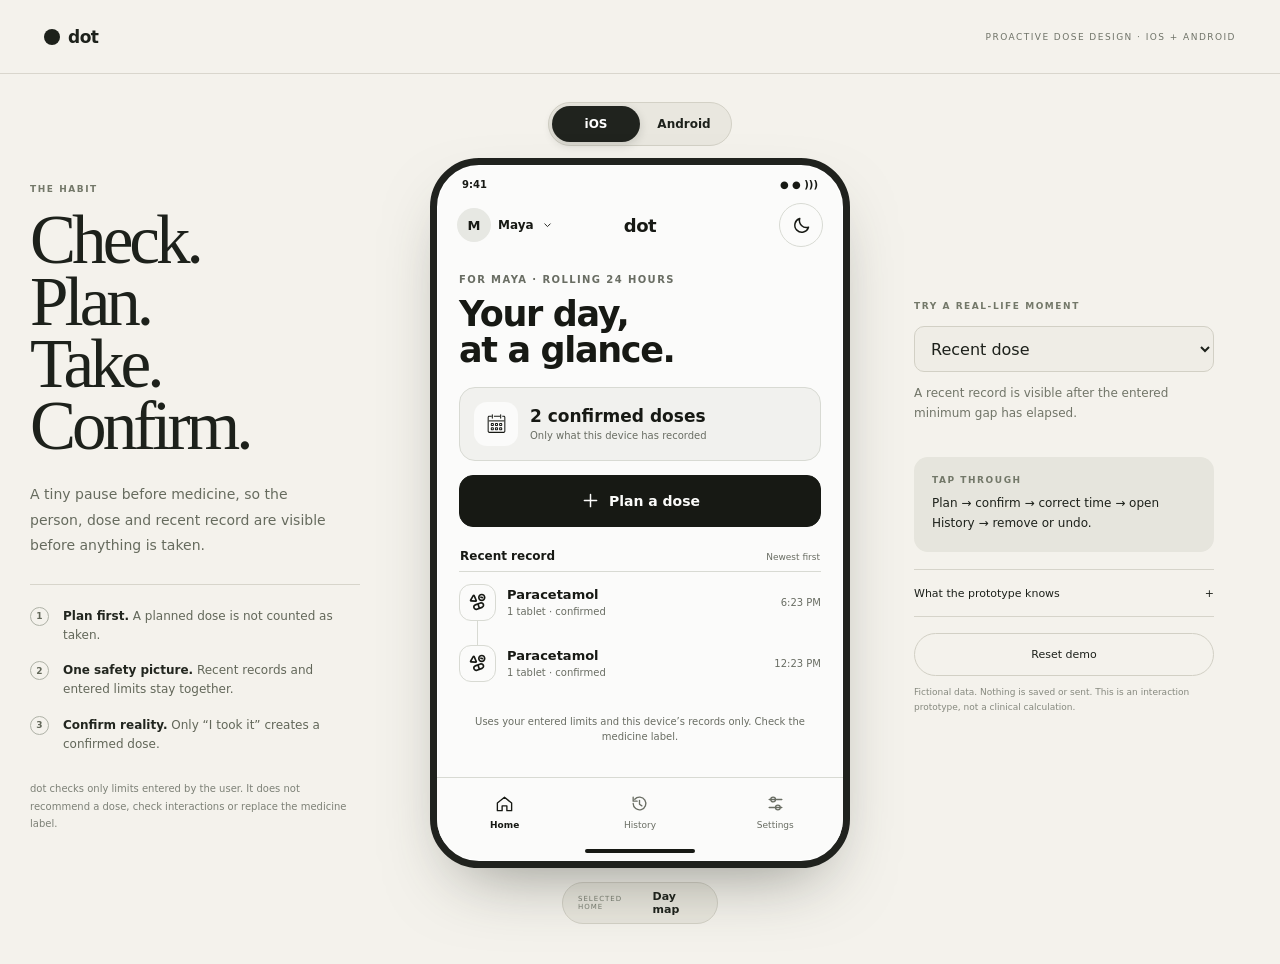
<file: prototype/DotCrossPlatformPrototype/index.html>
<!doctype html>
<html lang="en-GB">
<head>
  <meta charset="utf-8">
  <meta name="viewport" content="width=device-width, initial-scale=1, viewport-fit=cover">
  <meta name="theme-color" content="#f4f2ec">
  <title>dot: proactive dose prototype</title>
  <link rel="stylesheet" href="styles.css">
</head>
<body>
  <header class="workbench-header">
    <a class="wordmark" href="./" aria-label="Reset dot prototype"><i></i>dot</a>
    <span>PROACTIVE DOSE DESIGN · IOS + ANDROID</span>
  </header>

  <main class="workbench">
    <aside class="brief">
      <p class="eyebrow">THE HABIT</p>
      <h1>Check.<br>Plan.<br>Take.<br>Confirm.</h1>
      <p class="lede">A tiny pause before medicine, so the person, dose and recent record are visible before anything is taken.</p>
      <ol class="principles">
        <li><b>1</b><span><strong>Plan first.</strong> A planned dose is not counted as taken.</span></li>
        <li><b>2</b><span><strong>One safety picture.</strong> Recent records and entered limits stay together.</span></li>
        <li><b>3</b><span><strong>Confirm reality.</strong> Only “I took it” creates a confirmed dose.</span></li>
      </ol>
      <p class="boundary">dot checks only limits entered by the user. It does not recommend a dose, check interactions or replace the medicine label.</p>
    </aside>

    <section class="preview-column" aria-label="Interactive dot app prototype">
      <div class="platform-control" role="group" aria-label="Choose platform">
        <button data-platform-choice="ios" aria-pressed="true">iOS</button>
        <button data-platform-choice="android" aria-pressed="false">Android</button>
      </div>

      <div class="device" id="device" data-platform="ios" data-theme="light">
        <div class="system-bar" aria-hidden="true"><span>9:41</span><span>● ● )))</span></div>
        <header class="app-bar" id="app-bar"></header>
        <main class="app-content" id="app-content" tabindex="-1"></main>
        <nav class="app-nav" id="app-nav" aria-label="App navigation"></nav>
        <div class="gesture-bar" aria-hidden="true"></div>
        <dialog id="sheet" aria-labelledby="sheet-title"></dialog>
        <div class="toast" id="toast" role="status"></div>
        <div class="sr-only" id="announcement" role="status" aria-live="polite"></div>
      </div>

      <div class="selected-design"><small>SELECTED HOME</small><b>Day map</b></div>
    </section>

    <aside class="lab-panel">
      <label class="eyebrow" for="scenario">TRY A REAL-LIFE MOMENT</label>
      <select id="scenario">
        <option value="everyday">Recent dose</option>
        <option value="clear">Nothing recent</option>
        <option value="maximum">Entered maximum reached</option>
        <option value="new">First-time setup</option>
      </select>
      <p id="scenario-description"></p>
      <div class="journey-card">
        <span class="eyebrow">TAP THROUGH</span>
        <p id="journey-copy">Plan a dose → choose Paracetamol → review → plan → confirm.</p>
      </div>
      <details>
        <summary>What the prototype knows <span>+</span></summary>
        <pre id="state-inspector"></pre>
      </details>
      <button class="reset-button" id="reset-demo">Reset demo</button>
      <p class="prototype-note">Fictional data. Nothing is saved or sent. This is an interaction prototype, not a clinical calculation.</p>
    </aside>
  </main>

  <script src="app.js"></script>
</body>
</html>
</file>
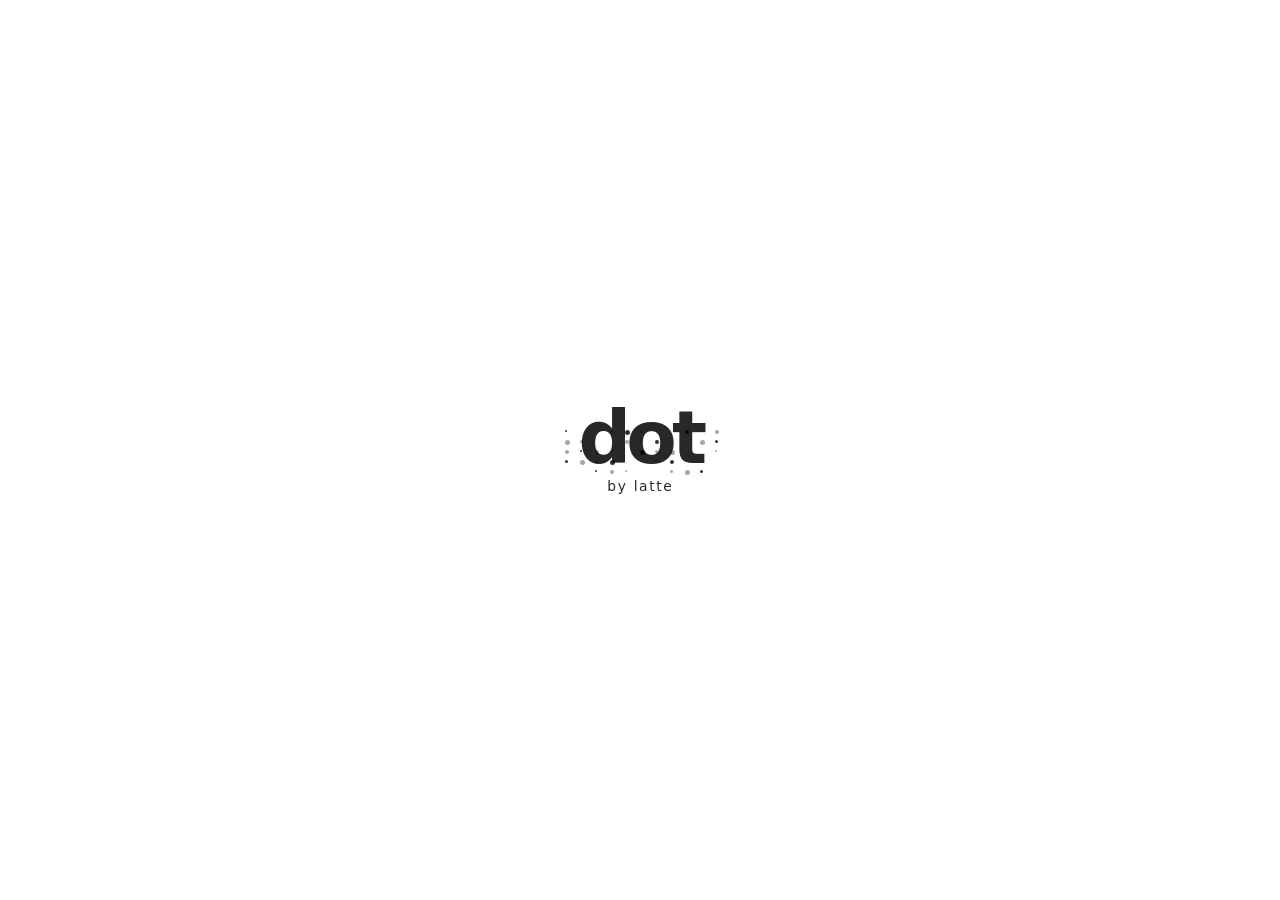
<file: prototype/DotWebPrototype/index.html>
<!doctype html>
<html lang="en-GB">
<head>
  <meta charset="utf-8">
  <meta name="viewport" content="width=device-width,initial-scale=1,viewport-fit=cover">
  <meta name="theme-color" content="#ffffff">
  <title>dot by latte — prototype</title>
  <link rel="stylesheet" href="styles.css">
</head>
<body>
  <svg class="symbol-library" aria-hidden="true">
    <symbol id="i-home" viewBox="0 0 24 24"><circle cx="12" cy="12" r="7" fill="none" stroke="currentColor" stroke-width="2"/><circle cx="12" cy="12" r="2" fill="currentColor"/></symbol>
    <symbol id="i-status" viewBox="0 0 24 24"><circle cx="12" cy="12" r="8" fill="none" stroke="currentColor" stroke-width="2"/><path d="m8.5 12 2.2 2.2 4.8-5" fill="none" stroke="currentColor" stroke-width="2" stroke-linecap="round" stroke-linejoin="round"/></symbol>
    <symbol id="i-settings" viewBox="0 0 24 24"><circle cx="12" cy="12" r="3" fill="none" stroke="currentColor" stroke-width="2"/><path d="M12 3v2m0 14v2m9-9h-2M5 12H3m15.4-6.4-1.5 1.5M7.1 16.9l-1.5 1.5m12.8 0-1.5-1.5M7.1 7.1 5.6 5.6" fill="none" stroke="currentColor" stroke-width="2" stroke-linecap="round"/></symbol>
    <symbol id="i-check" viewBox="0 0 24 24"><path d="m5 12.5 4.2 4.2L19 7" fill="none" stroke="currentColor" stroke-width="2.2" stroke-linecap="round" stroke-linejoin="round"/></symbol>
    <symbol id="i-clock" viewBox="0 0 24 24"><circle cx="12" cy="12" r="8" fill="none" stroke="currentColor" stroke-width="2"/><path d="M12 7v5l3 2" fill="none" stroke="currentColor" stroke-width="2" stroke-linecap="round"/></symbol>
    <symbol id="i-warning" viewBox="0 0 24 24"><path d="M12 4 3.7 19h16.6L12 4Z" fill="none" stroke="currentColor" stroke-width="2" stroke-linejoin="round"/><path d="M12 9v4m0 3h.01" fill="none" stroke="currentColor" stroke-width="2" stroke-linecap="round"/></symbol>
    <symbol id="i-plus" viewBox="0 0 24 24"><path d="M12 5v14M5 12h14" fill="none" stroke="currentColor" stroke-width="2" stroke-linecap="round"/></symbol>
    <symbol id="i-chevron" viewBox="0 0 24 24"><path d="m9 6 6 6-6 6" fill="none" stroke="currentColor" stroke-width="2" stroke-linecap="round" stroke-linejoin="round"/></symbol>
    <symbol id="i-sun" viewBox="0 0 24 24"><circle cx="12" cy="12" r="4" fill="none" stroke="currentColor" stroke-width="2"/><path d="M12 2v2m0 16v2M4.9 4.9l1.4 1.4m11.4 11.4 1.4 1.4M2 12h2m16 0h2M4.9 19.1l1.4-1.4M17.7 6.3l1.4-1.4" fill="none" stroke="currentColor" stroke-width="2" stroke-linecap="round"/></symbol>
    <symbol id="i-moon" viewBox="0 0 24 24"><path d="M19.5 15.2A8 8 0 0 1 8.8 4.5 8 8 0 1 0 19.5 15.2Z" fill="none" stroke="currentColor" stroke-width="2" stroke-linejoin="round"/></symbol>
  </svg>

  <div id="splash" class="splash" aria-label="dot by latte">
    <div id="particles" class="particles" aria-hidden="true"></div>
    <div class="launch-lockup"><span>dot</span><small>by latte</small></div>
  </div>

  <div id="prototype" class="phone" hidden>
    <header class="app-header">
      <button class="profile-chip" type="button" data-go="status" aria-label="Open my status"><span>M</span><strong>Me</strong></button>
      <time id="header-time">9:41 AM</time>
      <button id="theme-toggle" class="theme-icon-toggle" type="button" aria-label="Switch to dark mode" title="Switch to dark mode"><svg><use href="#i-moon"/></svg></button>
    </header>

    <main class="app-content">
      <section id="home" class="screen active" aria-labelledby="home-heading">
        <h1 id="home-heading" class="sr-only">Home</h1>

        <div class="home-variant" data-variant="A">
          <div class="focus-layout">
            <button class="brand-dot" type="button" data-open-log aria-label="Log a dose"><span></span></button>
            <h2>Log a dose</h2>
            <p>Dot checks only the limits you entered.</p>
          </div>
        </div>

        <div class="home-variant" data-variant="B" hidden>
          <div class="direct-layout">
            <h2>Log a dose</h2>
            <p class="recent"><svg><use href="#i-clock"/></svg> Last logged: Metformin, 6 hr ago</p>
            <button class="direct-add-button" type="button" data-open-log aria-label="Log a dose"><svg><use href="#i-plus"/></svg></button>
          </div>
        </div>

      </section>

      <section id="status" class="screen" aria-labelledby="status-heading" hidden>
        <div class="page-pad">
          <h1 id="status-heading">Status</h1>
          <div class="profiles" aria-label="Profiles">
            <button class="profile selected" type="button"><span>M</span><strong>Me</strong></button>
            <button class="profile" type="button"><span>S</span><strong>Son</strong></button>
            <button class="profile" type="button"><span>+</span><strong>Add</strong></button>
          </div>
          <div class="segmented status-period-switcher" role="group" aria-label="Status period">
            <button type="button" data-status-period="today" aria-pressed="true">Today</button>
            <button type="button" data-status-period="past" aria-pressed="false">Past</button>
          </div>
          <div class="status-panel" data-status-panel="today">
            <div class="section-label">Doses in the rolling 24 hours</div>
            <div id="status-list" class="status-list"></div>
            <button id="open-add" class="dashed-button" type="button"><svg><use href="#i-plus"/></svg>Add medication</button>
            <p class="disclaimer">Dot checks only the limits you entered. It does not provide dosing advice.</p>
          </div>
          <div class="status-panel" data-status-panel="past" hidden>
            <div class="section-label">Earlier doses</div>
            <div id="past-list" class="past-list"></div>
          </div>
        </div>
      </section>

      <section id="settings" class="screen" aria-labelledby="settings-heading" hidden>
        <div class="page-pad">
          <h1 id="settings-heading">Settings</h1>
          <div class="settings-card">
            <div class="setting-block">
              <strong>Home action</strong>
              <div class="segmented" role="group" aria-label="Home action">
                <button type="button" data-home-action="A" aria-pressed="true">Dot</button>
                <button type="button" data-home-action="B" aria-pressed="false">Direct action</button>
              </div>
            </div>
            <div class="setting-block">
              <strong>Time format</strong>
              <div class="segmented" role="group" aria-label="Time format">
                <button type="button" data-time-format="12" aria-pressed="true">12-hour</button>
                <button type="button" data-time-format="24" aria-pressed="false">24-hour</button>
              </div>
            </div>
            <div class="setting-row">
              <span>Appearance</span>
              <div class="segmented compact" role="group" aria-label="Appearance">
                <button type="button" data-theme-value="light" aria-pressed="true">Light</button>
                <button type="button" data-theme-value="dark" aria-pressed="false">Dark</button>
                <button type="button" data-theme-value="system" aria-pressed="false">System</button>
              </div>
            </div>
            <label class="setting-row"><span>Reduce motion</span><input id="reduce-motion" type="checkbox" role="switch"></label>
          </div>
          <p class="access-note">Danger is identified by both a red border and warning symbol. Text size and screen-reader labels follow system settings.</p>
        </div>
      </section>
    </main>

    <nav class="tab-bar" aria-label="Main navigation">
      <button class="active" type="button" data-go="home"><svg><use href="#i-home"/></svg><span>Home</span></button>
      <button type="button" data-go="status"><svg><use href="#i-status"/></svg><span>Status</span></button>
      <button type="button" data-go="settings"><svg><use href="#i-settings"/></svg><span>Settings</span></button>
    </nav>

    <div id="log-sheet" class="sheet" hidden aria-modal="true" role="dialog" aria-labelledby="log-title">
      <div class="sheet-backdrop" data-close-sheet></div>
      <div class="sheet-panel">
        <div class="grabber"></div>
        <div id="log-select-phase">
          <h2 id="log-title">Choose a medicine</h2>
          <div id="medicine-options" class="medicine-options"></div>
          <button id="log-now" class="primary-button" type="button" disabled><svg><use href="#i-check"/></svg>Log dose now</button>
        </div>
        <div id="log-done-phase" hidden>
          <h2>Dose logged</h2>
          <p class="confirmation"><svg><use href="#i-check"/></svg>Recorded at <strong id="logged-at"></strong></p>
          <p>The status is based only on the limits you entered.</p>
          <button id="view-status" class="primary-button" type="button">View status</button>
        </div>
      </div>
    </div>

    <div id="add-sheet" class="sheet" hidden aria-modal="true" role="dialog" aria-labelledby="add-title">
      <div class="sheet-backdrop" data-close-add></div>
      <form id="add-form" class="sheet-panel tall">
        <div class="grabber"></div>
        <div class="sheet-heading"><button type="button" class="text-button" data-close-add>Cancel</button><h2 id="add-title">Add medication</h2><span></span></div>
        <p>Use the pharmacist label or packet. Dot checks only the limits you enter here.</p>
        <label>Name<input name="name" required placeholder="Medication name"></label>
        <div class="form-pair"><label>Dose amount<input name="dose" required inputmode="decimal" placeholder="500"></label><label>Unit<select name="unit"><option>mg</option><option>ml</option><option>tab</option></select></label></div>
        <label>Maximum doses in rolling 24 hours<input name="max" type="number" min="1" max="24" value="4"></label>
        <label>Minimum gap in hours<input name="gap" type="number" min="1" max="24" value="4"></label>
        <button class="primary-button" type="submit"><svg><use href="#i-check"/></svg>Save medication</button>
      </form>
    </div>

  </div>
  <script src="app.js"></script>
</body>
</html>
</file>
<file: prototype/DotCrossPlatformPrototype/styles.css>
:root { color-scheme: light; font-family: Inter, ui-sans-serif, system-ui, -apple-system, BlinkMacSystemFont, "Segoe UI", sans-serif; font-synthesis: none; }
* { box-sizing: border-box; }
body { margin: 0; min-height: 100vh; background: #f4f2ec; color: #1d211b; }
button, select, input { font: inherit; color: inherit; }
button { cursor: pointer; }
.workbench-header { height: 74px; max-width: 1540px; margin: auto; padding: 0 44px; display: flex; align-items: center; justify-content: space-between; border-bottom: 1px solid #d9d6cd; font-size: 9px; letter-spacing: 1.45px; color: #6f7368; }
.wordmark { display: flex; align-items: center; gap: 8px; color: #1d211b; text-decoration: none; font-size: 17px; font-weight: 700; letter-spacing: -.5px; }
.wordmark i { width: 16px; height: 16px; border-radius: 50%; background: #1d211b; }
.workbench { width: min(1480px, calc(100% - 60px)); margin: 0 auto; display: grid; grid-template-columns: minmax(220px, 1fr) 420px minmax(220px, 1fr); gap: clamp(36px, 5vw, 92px); align-items: center; min-height: calc(100vh - 74px); padding: 28px 0 40px; }
.brief { align-self: center; max-width: 330px; }
.eyebrow { display: block; margin: 0 0 15px; font-size: 9px; font-weight: 700; letter-spacing: 1.55px; color: #737869; }
.brief h1 { font-family: Georgia, "Times New Roman", serif; font-size: clamp(50px, 5.4vw, 78px); font-weight: 400; line-height: .9; letter-spacing: -4px; margin: 0 0 25px; }
.lede { max-width: 305px; font-size: 14px; line-height: 1.8; color: #666b5e; }
.principles { list-style: none; padding: 22px 0 0; margin: 26px 0; border-top: 1px solid #d7d5cb; }
.principles li { display: grid; grid-template-columns: 24px 1fr; gap: 9px; margin: 0 0 16px; font-size: 12px; line-height: 1.6; color: #626759; }
.principles b { display: grid; place-items: center; width: 19px; height: 19px; border: 1px solid #afb2a7; border-radius: 50%; font-size: 9px; }
.principles strong { color: #22261f; }
.boundary { font-size: 10px; line-height: 1.75; color: #7d8177; }
.preview-column { min-width: 0; }
.platform-control { margin: 0 auto 12px; width: 184px; display: grid; grid-template-columns: 1fr 1fr; padding: 3px; border: 1px solid #d3d1c6; border-radius: 99px; background: #e9e7df; }
.platform-control button { min-height: 36px; border: 0; border-radius: 99px; background: transparent; font-size: 12px; font-weight: 650; }
.platform-control button[aria-pressed="true"] { background: #20231e; color: white; box-shadow: 0 3px 10px #1d211b2b; }
.device { --bg: #fbfbfa; --surface: #f1f1ee; --surface-2: #e7e8e3; --ink: #171914; --muted: #696d63; --line: #d8dad3; --danger: #b42318; --danger-bg: #fff3f1; position: relative; height: min(790px, calc(100vh - 190px)); min-height: 650px; display: flex; flex-direction: column; overflow: hidden; background: var(--bg); color: var(--ink); border: 7px solid #20221e; border-radius: 49px; box-shadow: 0 30px 70px -30px #31352b8c, inset 0 0 0 1px #fff; transition: border-radius .2s; }
.device[data-platform="android"] { border-radius: 29px; border-width: 6px; font-family: Roboto, "Segoe UI", sans-serif; --bg: #faf9f6; --surface: #f0f1e9; --surface-2: #e6e8dc; --line: #d7d9cd; }
.device[data-theme="dark"] { --bg: #151613; --surface: #22231f; --surface-2: #30312b; --ink: #f5f5f0; --muted: #b8baae; --line: #3d3f38; --danger: #ff8176; --danger-bg: #331e1b; color-scheme: dark; }
.system-bar { height: 29px; padding: 10px 25px 0; display: flex; justify-content: space-between; align-items: center; font-size: 10px; font-weight: 700; flex-shrink: 0; }
.device[data-platform="android"] .system-bar { height: 26px; padding: 8px 18px 0; font-size: 9px; }
.app-bar { height: 66px; padding: 6px 20px 10px; display: grid; grid-template-columns: 1fr auto 1fr; align-items: center; gap: 8px; flex-shrink: 0; }
.device[data-platform="android"] .app-bar { height: 64px; padding: 5px 16px 8px; }
.profile-chip { min-width: 0; justify-self: start; display: flex; align-items: center; gap: 7px; min-height: 44px; padding: 0; background: none; border: 0; }
.profile-chip > span { width: 34px; height: 34px; display: grid; place-items: center; border-radius: 50%; background: var(--surface-2); font-size: 13px; font-weight: 700; }
.profile-chip b { font-size: 12px; white-space: nowrap; }
.profile-chip .icon { width: 13px; }
.app-title { font-size: 18px; letter-spacing: -.5px; }
.device[data-platform="android"] .app-title { font-size: 20px; letter-spacing: 0; }
.app-icon-button, .sheet-icon { display: grid; place-items: center; width: 44px; height: 44px; justify-self: end; border-radius: 50%; background: none; border: 1px solid var(--line); }
.device[data-platform="android"] .app-icon-button { border: 0; }
.icon { width: 21px; height: 21px; display: inline-block; fill: none; stroke: currentColor; stroke-width: 1.7; stroke-linecap: round; stroke-linejoin: round; flex-shrink: 0; }
.health-icon { --health-mask: none; width: 21px; height: 21px; display: inline-block; flex-shrink: 0; background: currentColor; -webkit-mask: var(--health-mask) center / contain no-repeat; mask: var(--health-mask) center / contain no-repeat; }
.health-icon-medicines { --health-mask: url("assets/healthicons/medicines.svg"); }
.health-icon-medicine-bottle { --health-mask: url("assets/healthicons/medicine-bottle.svg"); }
.health-icon-alert-triangle { --health-mask: url("assets/healthicons/alert-triangle.svg"); }
.health-icon-question-circle { --health-mask: url("assets/healthicons/question-circle.svg"); }
.health-icon-calendar { --health-mask: url("assets/healthicons/calendar.svg"); }
.health-icon-emergency-post { --health-mask: url("assets/healthicons/emergency-post.svg"); }
.app-content { flex: 1; min-height: 0; overflow-y: auto; padding: 5px 22px 25px; scrollbar-width: none; }
.app-content::-webkit-scrollbar, dialog::-webkit-scrollbar { display: none; }
.device[data-platform="android"] .app-content { padding: 6px 20px 24px; }
.screen { min-height: 100%; }
.kicker { font-size: 10px; line-height: 1.3; letter-spacing: 1.4px; font-weight: 750; color: var(--muted); margin: 8px 0 10px; }
.screen h1 { margin: 0 0 10px; font-size: 35px; line-height: 1.04; letter-spacing: -1.35px; font-weight: 720; }
.device[data-platform="android"] .screen h1 { font-size: 32px; letter-spacing: -.8px; font-weight: 500; }
.intro-copy { margin: 0 0 22px; color: var(--muted); font-size: 14px; line-height: 1.6; }
.pending-plan small, .review-card small { font-size: 8px; letter-spacing: 1.1px; color: var(--muted); font-weight: 700; }
.boundary-in-app { margin: 20px 4px 0; color: var(--muted); font-size: 10px; line-height: 1.55; text-align: center; }
.pending-plan { display: grid; grid-template-columns: 42px 1fr auto; gap: 10px; align-items: center; margin: 0 0 20px; padding: 13px; border: 1px solid var(--ink); border-radius: 15px; }
.device[data-platform="android"] .pending-plan { border-radius: 20px; background: var(--surface); border: 0; }
.pending-mark { width: 40px; height: 40px; border-radius: 50%; display: grid; place-items: center; background: var(--ink); color: var(--bg); }
.pending-plan div { display: flex; flex-direction: column; gap: 3px; min-width: 0; }
.pending-plan strong { font-size: 12px; }
.pending-plan div > span { color: var(--muted); font-size: 10px; }
.mini-button { min-height: 36px; padding: 0 12px; border-radius: 99px; border: 1px solid var(--line); background: var(--bg); font-size: 10px; font-weight: 700; }
.medicine-list { display: flex; flex-direction: column; gap: 10px; }
.medicine-row { width: 100%; display: flex; align-items: center; gap: 11px; padding: 14px; min-height: 76px; border: 1px solid var(--line); border-radius: 16px; background: var(--surface); text-align: left; }
.device[data-platform="android"] .medicine-row { border-radius: 22px; border: 0; min-height: 80px; }
.medicine-row.danger { border-color: var(--danger); }
.medicine-icon { width: 39px; height: 39px; display: grid; place-items: center; background: var(--bg); border-radius: 11px; }
.device[data-platform="android"] .medicine-icon { border-radius: 50%; }
.danger .medicine-icon { color: var(--danger); }
.medicine-copy { flex: 1; min-width: 0; display: flex; flex-direction: column; gap: 4px; }
.medicine-copy strong { font-size: 14px; }
.medicine-copy small { color: var(--muted); font-size: 10px; line-height: 1.4; }
.medicine-copy em { color: var(--danger); font-style: normal; font-size: 10px; font-weight: 700; }
.medicine-row > .icon { width: 15px; }
.text-action, .quiet-action { display: flex; align-items: center; justify-content: center; gap: 7px; min-height: 48px; width: 100%; border: 0; background: none; font-size: 12px; color: var(--muted); margin-top: 10px; }
.text-action .icon { width: 16px; }
.primary-action, .secondary-action { display: flex; align-items: center; justify-content: center; gap: 8px; width: 100%; min-height: 52px; padding: 12px 16px; border-radius: 14px; font-size: 14px; font-weight: 700; text-decoration: none; }
.primary-action { background: var(--ink); color: var(--bg); border: 1px solid var(--ink); }
.secondary-action { background: transparent; color: var(--ink); border: 1px solid var(--line); }
.device[data-platform="android"] .primary-action, .device[data-platform="android"] .secondary-action { border-radius: 28px; min-height: 56px; }
.device[data-platform="android"] .primary-action { font-weight: 600; }
.primary-action:disabled { opacity: .35; cursor: not-allowed; }
.top-gap { margin-top: 10px; }
.button-note { margin: 9px 8px 0; text-align: center; color: var(--muted); font-size: 10px; line-height: 1.45; }
.day-map .primary-action { margin: 14px 0 22px; }
.day-summary { display: flex; align-items: center; gap: 12px; padding: 14px; margin: 18px 0 12px; border: 1px solid var(--line); border-radius: 16px; background: var(--surface); }
.device[data-platform="android"] .day-summary { border: 0; border-radius: 24px; }
.day-summary-icon { width: 44px; height: 44px; display: grid; place-items: center; border-radius: 13px; background: var(--bg); }
.device[data-platform="android"] .day-summary-icon { border-radius: 50%; }
.day-summary-icon .health-icon { width: 25px; height: 25px; }
.day-summary > span:last-child { display: flex; flex-direction: column; gap: 4px; }
.day-summary strong { font-size: 17px; }
.day-summary small { color: var(--muted); font-size: 10px; }
.uncertain-summary { width: 100%; display: grid; grid-template-columns: 35px 1fr auto; gap: 10px; align-items: center; padding: 11px 12px; margin: 0 0 12px; border: 1px dashed var(--ink); border-radius: 14px; background: transparent; text-align: left; }
.uncertain-summary > span:nth-child(2) { display: flex; flex-direction: column; gap: 3px; }
.uncertain-summary strong { font-size: 11px; }
.uncertain-summary small { color: var(--muted); font-size: 9px; }
.uncertain-summary > .icon { width: 14px; }
.timeline-heading { display: flex; align-items: baseline; justify-content: space-between; padding: 0 1px 8px; border-bottom: 1px solid var(--line); }
.timeline-heading strong { font-size: 12px; }
.timeline-heading span { color: var(--muted); font-size: 9px; }
.timeline { position: relative; }
.timeline::before { content: ''; position: absolute; left: 18px; top: 18px; bottom: 18px; width: 1px; background: var(--line); }
.timeline-row { position: relative; display: grid; grid-template-columns: 37px 1fr auto; gap: 11px; padding: 12px 0; align-items: center; width: 100%; border: 0; background: none; text-align: left; }
.timeline-icon { width: 37px; height: 37px; display: grid; place-items: center; border: 1px solid var(--line); border-radius: 12px; background: var(--bg); z-index: 1; }
.device[data-platform="android"] .timeline-icon { border-radius: 50%; }
.timeline-icon .health-icon { width: 20px; height: 20px; }
.timeline-row.uncertain .timeline-icon { border-style: dashed; }
.timeline-row > span:nth-child(2) { display: flex; flex-direction: column; gap: 4px; }
.timeline-row strong { font-size: 13px; }
.timeline-row small, .timeline-row time { color: var(--muted); font-size: 10px; }
.history-list { margin-top: 14px; }
.history-row { display: grid; grid-template-columns: 10px 1fr auto; gap: 12px; padding: 16px 0; width: 100%; border: 0; border-bottom: 1px solid var(--line); background: none; text-align: left; align-items: start; }
.history-dot { width: 8px; height: 8px; margin-top: 5px; border-radius: 50%; background: var(--ink); }
.history-row.uncertain .history-dot { background: transparent; border: 1.5px solid var(--ink); }
.history-row > span:nth-child(2) { display: flex; flex-direction: column; gap: 4px; }
.history-row strong { font-size: 13px; }
.history-row small, .history-row time { color: var(--muted); font-size: 10px; line-height: 1.5; }
.history-row time { text-align: right; }
.settings-group { border-top: 1px solid var(--line); margin-top: 25px; }
.setting-row { width: 100%; min-height: 70px; display: flex; align-items: center; gap: 10px; background: none; border: 0; border-bottom: 1px solid var(--line); text-align: left; }
.setting-row > span { flex: 1; display: flex; flex-direction: column; gap: 4px; }
.setting-row strong { font-size: 13px; }
.setting-row small { font-size: 10px; color: var(--muted); }
.setting-row > .icon { width: 17px; }
.info-box, .warning-box { display: flex; align-items: flex-start; gap: 10px; margin: 18px 0; padding: 14px; border: 1px solid var(--line); border-radius: 14px; background: var(--surface); }
.device[data-platform="android"] .info-box, .device[data-platform="android"] .warning-box { border-radius: 20px; border: 0; }
.info-box .icon, .warning-box .icon, .info-box .health-icon, .warning-box .health-icon { width: 18px; height: 18px; margin-top: 1px; }
.info-box p, .warning-box p { margin: 0; font-size: 12px; line-height: 1.55; }
.warning-box.danger { color: var(--danger); border-color: var(--danger); background: var(--danger-bg); }
.warning-box.danger p br + * { color: var(--ink); }
.empty { color: var(--muted); font-size: 12px; }
.app-nav { display: grid; grid-template-columns: repeat(3, 1fr); min-height: 64px; border-top: 1px solid var(--line); background: color-mix(in srgb, var(--bg) 96%, transparent); flex-shrink: 0; }
.app-nav button { min-height: 58px; display: flex; flex-direction: column; align-items: center; justify-content: center; gap: 3px; border: 0; background: none; color: var(--muted); }
.app-nav button > span { width: 34px; height: 27px; display: grid; place-items: center; border-radius: 99px; }
.app-nav button[aria-current="page"] { color: var(--ink); font-weight: 700; }
.app-nav small { font-size: 9px; }
.app-nav .icon { width: 19px; height: 19px; }
.device[data-platform="android"] .app-nav { min-height: 72px; border: 0; background: var(--surface); }
.device[data-platform="android"] .app-nav button[aria-current="page"] > span { background: var(--surface-2); }
.gesture-bar { width: 110px; height: 4px; border-radius: 99px; background: var(--ink); margin: 8px auto 8px; flex-shrink: 0; }
.device[data-platform="android"] .gesture-bar { width: 93px; height: 3px; margin: 7px auto 6px; }
.selected-design { width: 156px; margin: 14px auto 0; display: flex; align-items: center; justify-content: center; gap: 8px; min-height: 42px; padding: 0 15px; border: 1px solid #d3d1c6; border-radius: 99px; background: #e8e6dd; }
.selected-design small { font-size: 7px; letter-spacing: 1px; color: #787c70; }
.selected-design b { font-size: 11px; }
.lab-panel { align-self: center; max-width: 300px; }
.lab-panel select { width: 100%; min-height: 46px; padding: 0 12px; border: 1px solid #d2d0c5; border-radius: 10px; background: #efede6; }
#scenario-description { min-height: 48px; font-size: 12px; color: #717568; line-height: 1.6; }
.journey-card { background: #e6e5dd; padding: 18px; border-radius: 14px; margin: 25px 0 17px; }
.journey-card .eyebrow { margin-bottom: 9px; }
.journey-card p { margin: 0; font-size: 12px; line-height: 1.65; }
.lab-panel details { border-top: 1px solid #d6d4ca; border-bottom: 1px solid #d6d4ca; }
.lab-panel summary { min-height: 46px; display: flex; align-items: center; justify-content: space-between; cursor: pointer; font-size: 11px; list-style: none; }
.lab-panel pre { max-height: 220px; overflow: auto; white-space: pre-wrap; overflow-wrap: anywhere; font-size: 9px; line-height: 1.55; color: #676b5f; }
.reset-button { width: 100%; min-height: 43px; margin-top: 16px; border: 1px solid #d2d0c5; border-radius: 99px; background: none; font-size: 11px; }
.prototype-note { font-size: 9px; line-height: 1.7; color: #86897f; }
dialog { position: absolute; inset: auto 0 0; width: 100%; max-width: none; max-height: 89%; margin: 0; padding: 0; border: 0; border-radius: 28px 28px 0 0; background: var(--bg); color: var(--ink); box-shadow: 0 -20px 70px #1116; overflow-y: auto; overscroll-behavior: contain; }
.device[data-platform="android"] dialog { border-radius: 28px 28px 0 0; max-height: 92%; }
dialog::backdrop { position: absolute; background: #15171366; backdrop-filter: blur(2px); }
.sheet-inner { padding: 8px 22px 28px; }
.device[data-platform="android"] .sheet-inner { padding: 8px 24px 30px; }
.sheet-handle { width: 34px; height: 4px; margin: 0 auto 8px; border-radius: 99px; background: var(--line); }
.device[data-platform="android"] .sheet-handle { width: 32px; }
.sheet-toolbar { height: 48px; display: flex; align-items: center; justify-content: space-between; }
.sheet-toolbar > span { color: var(--muted); font-size: 10px; }
.sheet-icon { border: 0; background: var(--surface); justify-self: auto; }
.device[data-platform="android"] .sheet-icon { background: none; }
.sheet-inner h2 { margin: 7px 0 9px; font-size: 28px; letter-spacing: -1px; line-height: 1.1; }
.device[data-platform="android"] .sheet-inner h2 { font-size: 26px; font-weight: 500; letter-spacing: -.5px; }
.sheet-copy { margin: 0 0 20px; color: var(--muted); font-size: 13px; line-height: 1.6; }
.large-copy { color: var(--ink); font-size: 14px; }
.sheet-list { margin-bottom: 14px; }
.review-card { display: flex; align-items: center; gap: 12px; padding: 15px; margin: 18px 0 8px; background: var(--surface); border-radius: 15px; }
.device[data-platform="android"] .review-card { border-radius: 22px; }
.review-card > span:first-child { width: 42px; height: 42px; display: grid; place-items: center; border-radius: 12px; background: var(--bg); }
.device[data-platform="android"] .review-card > span:first-child { border-radius: 50%; }
.review-card div { display: flex; flex-direction: column; gap: 3px; }
.review-card strong { font-size: 14px; }
.review-card p { margin: 0; color: var(--muted); font-size: 11px; }
.review-grid { margin: 0 0 17px; }
.review-grid > div { min-height: 57px; display: flex; justify-content: space-between; gap: 12px; align-items: center; border-bottom: 1px solid var(--line); font-size: 12px; }
.review-grid dt { color: var(--muted); }
.review-grid dd { margin: 0; text-align: right; font-weight: 700; }
.review-grid dd small { display: block; margin-top: 3px; color: var(--muted); font-weight: 400; font-size: 9px; }
.plan-symbol { width: 62px; height: 62px; display: grid; place-items: center; border-radius: 50%; background: var(--surface-2); margin: 15px 0 22px; }
.plan-symbol .icon { width: 30px; height: 30px; stroke-width: 2.2; }
.plan-state { display: flex; flex-direction: column; gap: 7px; margin: 22px 0; padding: 17px; border: 1px solid var(--ink); border-radius: 15px; }
.device[data-platform="android"] .plan-state { border-radius: 22px; background: var(--surface); border: 0; }
.plan-state small { color: var(--muted); font-size: 8px; letter-spacing: 1.2px; font-weight: 700; }
.plan-state strong { font-size: 16px; }
.plan-state span { color: var(--muted); font-size: 11px; line-height: 1.5; }
.confirmed-count { display: flex; align-items: center; gap: 13px; margin: 18px 0; padding: 15px; background: var(--surface); border-radius: 15px; }
.device[data-platform="android"] .confirmed-count { border-radius: 22px; }
.confirmed-count strong { font-size: 36px; line-height: 1; }
.confirmed-count span { max-width: 150px; color: var(--muted); font-size: 11px; line-height: 1.4; }
.confirmation-check { display: flex; gap: 10px; align-items: flex-start; margin: 22px 0; font-size: 13px; line-height: 1.5; }
.confirmation-check input { width: 22px; height: 22px; accent-color: var(--ink); flex-shrink: 0; }
.avatar-large { font-weight: 750; font-size: 16px; }
.avatar-small { width: 36px; height: 36px; display: grid; place-items: center; border-radius: 50%; background: var(--surface-2); font-size: 12px; font-weight: 750; }
.field { display: flex; flex-direction: column; gap: 7px; margin: 16px 0; font-size: 12px; font-weight: 650; }
.field input, .field select { width: 100%; min-width: 0; min-height: 50px; padding: 11px 12px; border: 1px solid var(--line); border-radius: 11px; background: var(--bg); color: var(--ink); font-size: 14px; font-weight: 450; }
.device[data-platform="android"] .field input, .device[data-platform="android"] .field select { min-height: 56px; border-radius: 16px; }
.field-pair { display: grid; grid-template-columns: 1fr 1fr; gap: 11px; }
.field-pair .field { min-width: 0; }
.text-action.inline { justify-content: flex-start; min-height: 42px; margin: -4px 0 13px; }
.empty-state { display: flex; flex-direction: column; align-items: center; gap: 10px; padding: 29px 18px; margin-top: 20px; border: 1px solid var(--line); border-radius: 18px; text-align: center; background: var(--surface); }
.device[data-platform="android"] .empty-state { border: 0; border-radius: 24px; }
.empty-state > .icon, .empty-state > .health-icon { width: 29px; height: 29px; }
.empty-state strong { font-size: 15px; }
.empty-state p { margin: 0 0 7px; color: var(--muted); font-size: 11px; line-height: 1.55; }
.empty-state.compact { padding: 22px 15px; }
.manage-list { display: flex; flex-direction: column; gap: 10px; margin: 16px 0; }
.manage-row { display: grid; grid-template-columns: 1fr auto; gap: 7px; align-items: stretch; padding: 7px; border: 1px solid var(--line); border-radius: 15px; background: var(--surface); }
.device[data-platform="android"] .manage-row { border: 0; border-radius: 21px; }
.manage-row.archived { opacity: .68; }
.manage-row > button:first-child, .reminder-row { min-width: 0; display: flex; align-items: center; gap: 10px; padding: 7px; border: 0; background: none; text-align: left; }
.manage-row > button:first-child > span:nth-child(2), .reminder-row > span:nth-child(2) { flex: 1; min-width: 0; display: flex; flex-direction: column; gap: 4px; }
.manage-row strong, .reminder-row strong { font-size: 12px; }
.manage-row small, .reminder-row small { color: var(--muted); font-size: 9px; line-height: 1.4; }
.manage-row > button:first-child > .icon:last-child { width: 14px; }
.manage-action { min-width: 66px; border: 0; border-left: 1px solid var(--line); background: none; color: var(--muted); font-size: 10px; font-weight: 700; }
.profile-list .setting-row { padding: 0 4px; }
.destructive { background: var(--danger); border-color: var(--danger); color: white; }
.destructive-text { color: var(--danger); border-color: var(--danger); }
.toast { position: absolute; left: 18px; right: 18px; bottom: 84px; z-index: 10; display: none; align-items: center; justify-content: space-between; gap: 12px; min-height: 49px; padding: 11px 13px; border-radius: 14px; background: var(--ink); color: var(--bg); box-shadow: 0 12px 30px #0004; font-size: 11px; }
.toast.toast-visible { display: flex; }
.toast button { min-height: 34px; padding: 0 10px; border: 0; border-radius: 99px; background: var(--bg); color: var(--ink); font-size: 10px; font-weight: 750; }
.device[data-platform="android"] .toast { bottom: 91px; border-radius: 18px; }
.sr-only { position: absolute; width: 1px; height: 1px; margin: -1px; padding: 0; clip: rect(0,0,0,0); overflow: hidden; white-space: nowrap; }
@media (prefers-reduced-motion: reduce) { *, *::before, *::after { scroll-behavior: auto!important; transition: none!important; animation: none!important; } }
@media (max-width: 1080px) { .workbench { grid-template-columns: 1fr 420px; width: min(860px, calc(100% - 40px)); gap: 50px; } .lab-panel { display: none; } }
@media (max-width: 720px) { .workbench-header { height: 58px; padding: 0 18px; } .workbench-header > span { display: none; } .workbench { display: flex; flex-direction: column; width: 100%; min-height: 0; padding: 12px; gap: 12px; } .brief { display: none; } .preview-column { width: min(100%, 420px); } .device { height: calc(100dvh - 150px); min-height: 620px; } .platform-control { margin-bottom: 8px; } .selected-design { margin-top: 8px; } }
@media (max-width: 390px) { .device { border-radius: 34px; border-width: 5px; } .device[data-platform="android"] { border-radius: 22px; } .app-content { padding-left: 17px; padding-right: 17px; } .sheet-inner { padding-left: 18px; padding-right: 18px; } }
</file>
<file: prototype/DotWebPrototype/styles.css>
:root {
  color-scheme: light dark;
  --bg: #fff;
  --fg: #000;
  --surface: #f2f2f7;
  --muted: #636366;
  --line: #d1d1d6;
  --inverse: #fff;
  --danger-fg: #b42318;
  font-family: -apple-system, BlinkMacSystemFont, "SF Pro Text", system-ui, sans-serif;
}

* { box-sizing: border-box; }
[hidden] { display: none !important; }
button, input, select { font: inherit; }
button { color: inherit; }
button:focus-visible, input:focus-visible, select:focus-visible { outline: 3px solid var(--fg); outline-offset: 3px; }
body { margin: 0; min-height: 100vh; display: flex; align-items: center; justify-content: center; background: #e5e5ea; color: var(--fg); }
body[data-theme="dark"] { --bg: #000; --fg: #fff; --surface: #1c1c1e; --muted: #aeaeb2; --line: #38383a; --inverse: #000; --danger-fg: #ff6961; }
body[data-theme="light"] { --bg: #fff; --fg: #000; --surface: #f2f2f7; --muted: #636366; --line: #d1d1d6; --inverse: #fff; }
@media (prefers-color-scheme: dark) { body:not([data-theme]) { --bg: #000; --fg: #fff; --surface: #1c1c1e; --muted: #aeaeb2; --line: #38383a; --inverse: #000; --danger-fg: #ff6961; } }

.symbol-library { position: absolute; width: 0; height: 0; overflow: hidden; }
.sr-only { position: absolute; width: 1px; height: 1px; overflow: hidden; clip: rect(0 0 0 0); white-space: nowrap; }
.phone { position: relative; width: 390px; height: 844px; overflow: hidden; display: flex; flex-direction: column; background: var(--bg); box-shadow: 0 20px 60px rgb(0 0 0 / .18); }
.splash { position: fixed; z-index: 20; inset: 0; display: flex; align-items: center; justify-content: center; background: var(--bg); color: var(--fg); }
.particles { position: absolute; width: 390px; height: 844px; }
.particle { position: absolute; width: var(--size); height: var(--size); left: var(--x); top: var(--y); border-radius: 50%; background: currentColor; opacity: var(--opacity); transition: left .8s ease, top .8s ease, opacity .6s ease; }
.splash.coalesce .particle { left: calc(50% + var(--tx)); top: calc(50% + var(--ty)); }
.splash.reveal .particle { opacity: 0; }
.launch-lockup { position: relative; z-index: 2; display: flex; flex-direction: column; align-items: center; opacity: 0; transform: scale(.92); transition: opacity .55s ease, transform .55s ease; }
.splash.coalesce .launch-lockup { opacity: .84; }
.splash.reveal .launch-lockup { opacity: 1; transform: scale(1); }
.launch-lockup span { font-size: 80px; line-height: .9; font-weight: 900; letter-spacing: -.065em; }
.launch-lockup small { margin-top: 8px; font-size: 15px; font-weight: 500; letter-spacing: .12em; }

.app-header { min-height: 92px; display: grid; grid-template-columns: 90px 1fr 90px; align-items: center; padding: 20px 16px 12px; }
.profile-chip { justify-self: start; min-height: 40px; padding: 4px 8px 4px 4px; border: 0; border-radius: 99px; display: flex; align-items: center; gap: 6px; background: var(--surface); cursor: pointer; }
.profile-chip span { width: 32px; height: 32px; display: grid; place-items: center; border-radius: 50%; color: var(--inverse); background: var(--fg); font-size: 13px; font-weight: 750; }
.profile-chip strong { font-size: 12px; }
.app-header time { justify-self: center; font-size: 13px; font-weight: 600; color: var(--muted); }
.theme-icon-toggle { justify-self: end; width: 44px; height: 44px; border: 0; border-radius: 50%; display: grid; place-items: center; color: var(--fg); background: var(--surface); cursor: pointer; }
.theme-icon-toggle svg { width: 20px; height: 20px; }
.app-content { flex: 1; min-height: 0; position: relative; overflow: hidden; }
.screen { position: absolute; inset: 0; overflow: auto; background: var(--bg); }
.home-variant { height: 100%; }
.focus-layout { height: 100%; display: flex; flex-direction: column; align-items: center; justify-content: center; padding: 40px 24px 90px; text-align: center; }
.brand-dot { width: 88px; height: 88px; border: 0; border-radius: 50%; display: grid; place-items: center; background: var(--fg); cursor: pointer; box-shadow: 0 0 0 8px color-mix(in srgb, var(--fg) 8%, transparent); }
.brand-dot span { width: 14px; height: 14px; border-radius: 50%; background: var(--inverse); }
.focus-layout h2 { margin: 20px 0 6px; font-size: 20px; }
.focus-layout p, .disclaimer, .access-note, .sheet-panel > p { margin: 0; color: var(--muted); font-size: 13px; line-height: 1.45; }
.direct-layout { height: 100%; display: flex; flex-direction: column; padding: 28px 20px 92px; }
.direct-layout h2, .page-pad h1 { margin: 0; font-size: 34px; line-height: 1.1; letter-spacing: -.03em; }
.direct-add-button { width: 64px; height: 64px; margin: auto auto 0; border: 0; border-radius: 50%; display: grid; place-items: center; color: var(--inverse); background: var(--fg); cursor: pointer; }
.direct-add-button svg { width: 28px; height: 28px; }
.recent { display: flex; gap: 8px; align-items: center; margin: 18px 0 0; color: var(--muted); font-size: 15px; }
.recent svg, button svg, .confirmation svg { width: 20px; height: 20px; flex: 0 0 auto; }
.primary-button, .secondary-button, .dashed-button { min-height: 52px; width: 100%; border-radius: 14px; display: flex; gap: 9px; align-items: center; justify-content: center; font-weight: 650; cursor: pointer; }
.primary-button { margin-top: auto; border: 0; color: var(--inverse); background: var(--fg); }
.primary-button:disabled { opacity: .32; cursor: default; }
.secondary-button { margin-top: auto; border: 1.5px solid var(--fg); background: transparent; }
.dashed-button { border: 1px dashed var(--muted); background: transparent; }
.title-row { display: flex; align-items: center; justify-content: space-between; }
.text-button { min-height: 44px; border: 0; background: transparent; color: var(--fg); font-weight: 650; cursor: pointer; }
.compact-list { display: flex; flex-direction: column; gap: 10px; margin-top: 18px; }
.compact-row { display: grid; grid-template-columns: 24px 1fr auto; gap: 10px; align-items: center; min-height: 54px; padding: 12px; border-radius: 14px; background: var(--surface); }
.compact-row svg { width: 21px; height: 21px; }
.compact-row strong { font-size: 15px; }
.compact-row span { font-size: 13px; }

.page-pad { padding: 26px 20px 30px; }
.profiles { display: flex; gap: 18px; margin: 20px 0 26px; }
.profile { width: 58px; border: 0; background: transparent; display: flex; flex-direction: column; align-items: center; gap: 7px; cursor: pointer; }
.profile span { width: 52px; height: 52px; display: grid; place-items: center; border-radius: 50%; border: 1px solid var(--line); background: var(--surface); font-size: 18px; }
.profile.selected span { color: var(--inverse); background: var(--fg); border-color: var(--fg); }
.profile strong { font-size: 13px; }
.status-period-switcher { width: 100%; margin-bottom: 22px; }
.section-label { margin-bottom: 10px; color: var(--muted); font-size: 12px; font-weight: 700; letter-spacing: .08em; text-transform: uppercase; }
.status-list { display: flex; flex-direction: column; gap: 10px; margin-bottom: 12px; }
.status-row { display: grid; grid-template-columns: 28px 1fr; gap: 10px; align-items: center; min-height: 70px; padding: 12px; border: 1px solid var(--line); border-radius: 16px; }
.status-row.danger { border-color: var(--danger-fg); }
.status-row.danger > svg { color: var(--danger-fg); }
.status-row svg { width: 22px; height: 22px; }
.status-copy { display: flex; flex-direction: column; gap: 3px; }
.status-copy strong { font-size: 15px; }
.status-copy small { color: var(--muted); font-size: 12px; }
.past-list { display: flex; flex-direction: column; gap: 18px; }
.history-day { display: flex; flex-direction: column; gap: 8px; }
.history-day h2 { margin: 0; font-size: 16px; }
.past-row { display: grid; grid-template-columns: 54px 1fr auto; gap: 10px; align-items: center; min-height: 58px; padding: 10px 12px; border-radius: 14px; background: var(--surface); }
.past-row time { color: var(--muted); font-size: 12px; font-variant-numeric: tabular-nums; }
.past-row strong { font-size: 14px; }
.past-row span { color: var(--muted); font-size: 12px; }
.disclaimer { margin-top: 14px; }

.settings-card { margin-top: 22px; border: 1px solid var(--line); border-radius: 16px; overflow: hidden; }
.setting-block, .setting-row { padding: 16px; border-bottom: 1px solid var(--line); }
.setting-block { display: flex; flex-direction: column; gap: 12px; }
.setting-row { min-height: 60px; display: flex; align-items: center; justify-content: space-between; gap: 14px; font-size: 15px; }
.setting-row:last-child { border-bottom: 0; }
.segmented { display: flex; padding: 3px; border-radius: 9px; background: var(--surface); }
.segmented button { min-height: 36px; flex: 1; border: 0; border-radius: 7px; background: transparent; color: var(--muted); font-size: 13px; font-weight: 600; cursor: pointer; }
.segmented button[aria-pressed="true"] { color: var(--fg); background: var(--bg); box-shadow: 0 1px 3px rgb(0 0 0 / .16); }
.segmented.compact { width: 190px; }
.access-note { margin-top: 16px; }
input[role="switch"] { width: 46px; height: 28px; accent-color: var(--fg); }

.tab-bar { min-height: 72px; display: flex; border-top: 1px solid var(--line); background: color-mix(in srgb, var(--bg) 94%, transparent); }
.tab-bar button { min-width: 44px; flex: 1; border: 0; background: transparent; color: var(--muted); display: flex; flex-direction: column; gap: 4px; align-items: center; justify-content: center; cursor: pointer; }
.tab-bar button.active { color: var(--fg); }
.tab-bar svg { width: 22px; height: 22px; }
.tab-bar span { font-size: 11px; font-weight: 650; }

.sheet { position: absolute; z-index: 10; inset: 0; }
.sheet-backdrop { position: absolute; inset: 0; background: rgb(0 0 0 / .34); }
.sheet-panel { position: absolute; left: 0; right: 0; bottom: 0; min-height: 480px; max-height: 720px; display: flex; flex-direction: column; gap: 16px; padding: 12px 20px 24px; border-radius: 28px 28px 0 0; background: var(--bg); box-shadow: 0 -10px 30px rgb(0 0 0 / .16); }
.sheet-panel.tall { min-height: 680px; overflow: auto; }
.grabber { width: 36px; height: 5px; align-self: center; border-radius: 99px; background: var(--line); }
.sheet-panel h2 { margin: 4px 0 0; font-size: 28px; line-height: 1.1; }
.medicine-options { display: flex; flex-direction: column; gap: 10px; }
.medicine-option { min-height: 62px; width: 100%; padding: 12px 14px; border: 1px solid var(--line); border-radius: 14px; display: flex; align-items: center; justify-content: space-between; text-align: left; background: transparent; cursor: pointer; }
.medicine-option.selected { border: 2px solid var(--fg); }
.medicine-option span { display: flex; flex-direction: column; gap: 3px; }
.medicine-option small { color: var(--muted); }
.medicine-option svg { width: 22px; height: 22px; }
.confirmation { display: flex; align-items: center; gap: 8px; font-size: 17px !important; color: var(--fg) !important; }
.sheet-heading { display: grid; grid-template-columns: 1fr 2fr 1fr; align-items: center; }
.sheet-heading h2 { text-align: center; font-size: 20px; }
.sheet-heading .text-button { justify-self: start; }
.sheet-panel label { display: flex; flex-direction: column; gap: 7px; font-size: 13px; font-weight: 650; }
.sheet-panel input, .sheet-panel select { min-height: 44px; width: 100%; padding: 10px 12px; border: 1px solid var(--line); border-radius: 10px; color: var(--fg); background: var(--surface); }
.form-pair { display: grid; grid-template-columns: 2fr 1fr; gap: 10px; }

.reduce-motion * { animation-duration: .01ms !important; transition-duration: .01ms !important; }
@media (prefers-reduced-motion: reduce) { * { animation-duration: .01ms !important; transition-duration: .01ms !important; } }
@media (max-width: 480px) { body { background: var(--bg); } .phone { width: 100vw; height: 100dvh; box-shadow: none; } }
</file>
